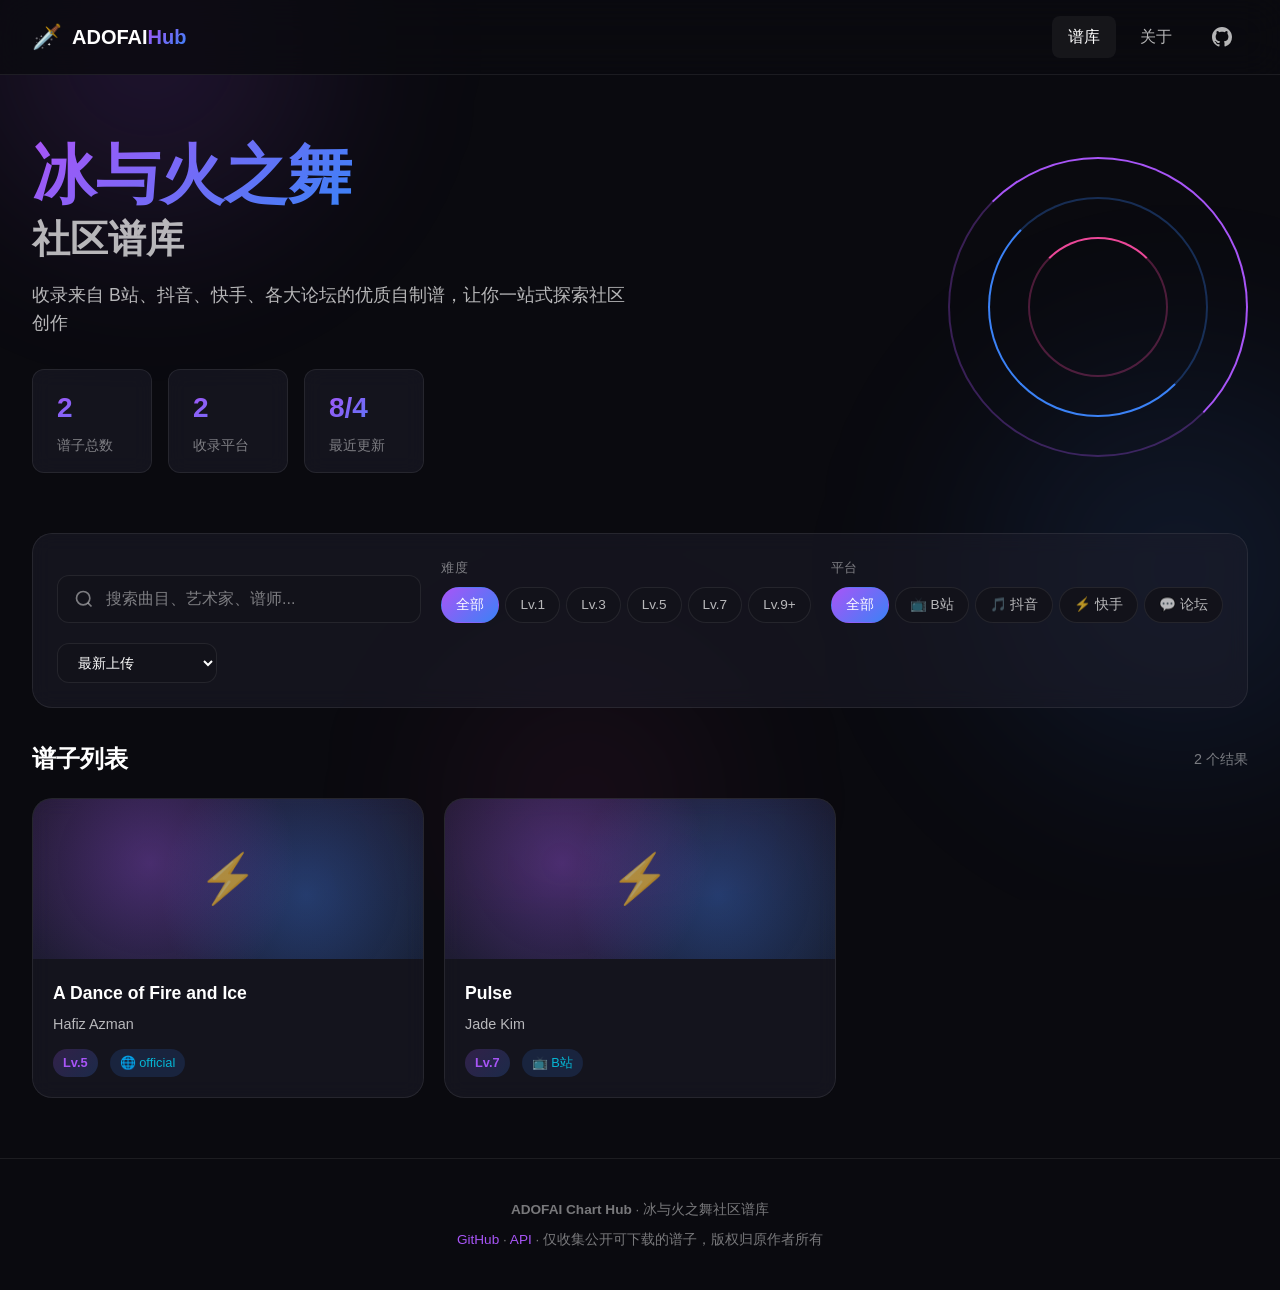
<file: index.html>
<!DOCTYPE html>
<html lang="zh-CN">
<head>
    <meta charset="UTF-8">
    <meta name="viewport" content="width=device-width, initial-scale=1.0">
    <title>冰与火之舞社区谱库 · ADOFAI Chart Hub</title>
    <meta name="description" content="冰与火之舞 (ADOFAI) 社区谱子收集与分享平台">
    <link rel="stylesheet" href="css/style.css">
    <link rel="icon" href="data:image/svg+xml,<svg xmlns='http://www.w3.org/2000/svg' viewBox='0 0 100 100'><text y='.9em' font-size='90'>🗡️</text></svg>">
</head>
<body>
    <div class="bg-orbs">
        <div class="orb orb-1"></div>
        <div class="orb orb-2"></div>
        <div class="orb orb-3"></div>
    </div>

    <header class="site-header">
        <nav class="nav-container">
            <div class="logo">
                <span class="logo-icon">🗡️</span>
                <span class="logo-text">ADOFAI<span class="logo-accent">Hub</span></span>
            </div>
            <div class="nav-links">
                <a href="#" class="nav-link active" data-view="charts">谱库</a>
                <a href="#" class="nav-link" data-view="about">关于</a>
                <a href="https://github.com/" target="_blank" class="nav-link nav-github">
                    <svg viewBox="0 0 24 24" width="20" height="20" fill="currentColor"><path d="M12 0C5.37 0 0 5.37 0 12c0 5.31 3.435 9.795 8.205 11.385.6.105.825-.255.825-.57 0-.285-.015-1.23-.015-2.235-3.015.555-3.795-.735-4.035-1.41-.135-.345-.72-1.41-1.23-1.695-.42-.225-1.02-.78-.015-.795.945-.015 1.62.87 1.845 1.23 1.08 1.815 2.805 1.305 3.495.99.105-.78.42-1.305.765-1.605-2.67-.3-5.46-1.335-5.46-5.925 0-1.305.465-2.385 1.23-3.225-.12-.3-.54-1.53.12-3.18 0 0 1.005-.315 3.3 1.23.96-.27 1.98-.405 3-.405s2.04.135 3 .405c2.295-1.56 3.3-1.23 3.3-1.23.66 1.65.24 2.88.12 3.18.765.84 1.23 1.905 1.23 3.225 0 4.605-2.805 5.625-5.475 5.925.435.375.81 1.095.81 2.22 0 1.605-.015 2.895-.015 3.3 0 .315.225.69.825.57A12.02 12.02 0 0024 12c0-6.63-5.37-12-12-12z"/></svg>
                </a>
            </div>
        </nav>
    </header>

    <main class="site-main">
        <section class="hero">
            <div class="hero-content">
                <h1 class="hero-title">
                    <span class="title-gradient">冰与火之舞</span>
                    <span class="title-sub">社区谱库</span>
                </h1>
                <p class="hero-desc">
                    收录来自 B站、抖音、快手、各大论坛的优质自制谱，让你一站式探索社区创作
                </p>
                <div class="hero-stats">
                    <div class="stat-card">
                        <span class="stat-value" id="stat-total">0</span>
                        <span class="stat-label">谱子总数</span>
                    </div>
                    <div class="stat-card">
                        <span class="stat-value" id="stat-platforms">0</span>
                        <span class="stat-label">收录平台</span>
                    </div>
                    <div class="stat-card">
                        <span class="stat-value" id="stat-updated">--</span>
                        <span class="stat-label">最近更新</span>
                    </div>
                </div>
            </div>
            <div class="hero-decoration">
                <div class="deco-ring ring-1"></div>
                <div class="deco-ring ring-2"></div>
                <div class="deco-ring ring-3"></div>
            </div>
        </section>

        <section class="controls">
            <div class="search-box">
                <svg viewBox="0 0 24 24" width="20" height="20" fill="none" stroke="currentColor" stroke-width="2">
                    <circle cx="11" cy="11" r="8"/><path d="M21 21l-4.35-4.35"/>
                </svg>
                <input type="text" id="search-input" placeholder="搜索曲目、艺术家、谱师...">
                <button class="clear-btn" id="search-clear" title="清除">×</button>
            </div>

            <div class="filter-group">
                <div class="filter-label">难度</div>
                <div class="filter-chips" id="difficulty-filter">
                    <button class="chip active" data-filter="difficulty" data-value="all">全部</button>
                    <button class="chip" data-filter="difficulty" data-value="1">Lv.1</button>
                    <button class="chip" data-filter="difficulty" data-value="3">Lv.3</button>
                    <button class="chip" data-filter="difficulty" data-value="5">Lv.5</button>
                    <button class="chip" data-filter="difficulty" data-value="7">Lv.7</button>
                    <button class="chip" data-filter="difficulty" data-value="9">Lv.9+</button>
                </div>
            </div>

            <div class="filter-group">
                <div class="filter-label">平台</div>
                <div class="filter-chips" id="platform-filter">
                    <button class="chip active" data-filter="platform" data-value="all">全部</button>
                    <button class="chip" data-filter="platform" data-value="bilibili">📺 B站</button>
                    <button class="chip" data-filter="platform" data-value="douyin">🎵 抖音</button>
                    <button class="chip" data-filter="platform" data-value="kuaishou">⚡ 快手</button>
                    <button class="chip" data-filter="platform" data-value="forum">💬 论坛</button>
                </div>
            </div>

            <div class="sort-group">
                <select id="sort-select">
                    <option value="date-desc">最新上传</option>
                    <option value="date-asc">最早上传</option>
                    <option value="difficulty-desc">难度从高到低</option>
                    <option value="difficulty-asc">难度从低到高</option>
                    <option value="title-asc">标题 A-Z</option>
                    <option value="artist-asc">艺术家 A-Z</option>
                </select>
            </div>
        </section>

        <section class="chart-grid-section">
            <div class="section-header">
                <h2 class="section-title">谱子列表</h2>
                <span class="section-count" id="result-count">0 个结果</span>
            </div>
            <div class="chart-grid" id="chart-grid"></div>
            <div class="empty-state" id="empty-state" style="display:none;">
                <div class="empty-icon">🎵</div>
                <h3>暂无谱子</h3>
                <p>爬虫正在持续收录中，稍后再来看看吧</p>
            </div>
        </section>
    </main>

    <div class="modal" id="chart-modal">
        <div class="modal-backdrop"></div>
        <div class="modal-content">
            <button class="modal-close" id="modal-close">×</button>
            <div class="modal-body" id="modal-body"></div>
        </div>
    </div>

    <footer class="site-footer">
        <p>
            <strong>ADOFAI Chart Hub</strong> · 冰与火之舞社区谱库
        </p>
        <p class="footer-links">
            <a href="https://github.com/" target="_blank">GitHub</a>
            <span>·</span>
            <a href="#" id="api-link">API</a>
            <span>·</span>
            仅收集公开可下载的谱子，版权归原作者所有
        </p>
    </footer>

    <script src="js/app.js"></script>
</body>
</html>
</file>
<file: css/style.css>
:root {
    --bg-primary: #0a0a0f;
    --bg-secondary: #12121a;
    --bg-card: rgba(20, 20, 30, 0.6);
    --bg-glass: rgba(30, 30, 45, 0.5);
    --border-color: rgba(255, 255, 255, 0.08);
    --border-hover: rgba(255, 255, 255, 0.15);
    --text-primary: #ffffff;
    --text-secondary: rgba(255, 255, 255, 0.7);
    --text-muted: rgba(255, 255, 255, 0.45);
    --accent-purple: #a855f7;
    --accent-blue: #3b82f6;
    --accent-pink: #ec4899;
    --accent-cyan: #06b6d4;
    --gradient-primary: linear-gradient(135deg, #a855f7, #3b82f6);
    --gradient-card: linear-gradient(145deg, rgba(168, 85, 247, 0.1), rgba(59, 130, 246, 0.1));
    --shadow-lg: 0 20px 60px rgba(0, 0, 0, 0.4);
    --shadow-glow: 0 0 40px rgba(168, 85, 247, 0.15);
    --radius-sm: 8px;
    --radius-md: 12px;
    --radius-lg: 20px;
    --transition: 0.3s cubic-bezier(0.4, 0, 0.2, 1);
}

* {
    margin: 0;
    padding: 0;
    box-sizing: border-box;
}

html {
    scroll-behavior: smooth;
}

body {
    font-family: -apple-system, BlinkMacSystemFont, "Segoe UI", "PingFang SC",
                 "Hiragino Sans GB", "Microsoft YaHei", sans-serif;
    background: var(--bg-primary);
    color: var(--text-primary);
    line-height: 1.6;
    min-height: 100vh;
    overflow-x: hidden;
}

.bg-orbs {
    position: fixed;
    inset: 0;
    overflow: hidden;
    z-index: 0;
    pointer-events: none;
}

.orb {
    position: absolute;
    border-radius: 50%;
    filter: blur(80px);
    opacity: 0.5;
}

.orb-1 {
    width: 500px;
    height: 500px;
    background: radial-gradient(circle, rgba(168, 85, 247, 0.4), transparent 70%);
    top: -200px;
    left: -100px;
    animation: float 20s ease-in-out infinite;
}

.orb-2 {
    width: 600px;
    height: 600px;
    background: radial-gradient(circle, rgba(59, 130, 246, 0.3), transparent 70%);
    top: 30%;
    right: -200px;
    animation: float 25s ease-in-out infinite reverse;
}

.orb-3 {
    width: 400px;
    height: 400px;
    background: radial-gradient(circle, rgba(236, 72, 153, 0.2), transparent 70%);
    bottom: -100px;
    left: 30%;
    animation: float 18s ease-in-out infinite;
}

@keyframes float {
    0%, 100% { transform: translate(0, 0) scale(1); }
    33% { transform: translate(30px, -50px) scale(1.05); }
    66% { transform: translate(-20px, 30px) scale(0.95); }
}

.site-header {
    position: fixed;
    top: 0;
    left: 0;
    right: 0;
    z-index: 100;
    background: rgba(10, 10, 15, 0.8);
    backdrop-filter: blur(20px);
    -webkit-backdrop-filter: blur(20px);
    border-bottom: 1px solid var(--border-color);
}

.nav-container {
    max-width: 1400px;
    margin: 0 auto;
    padding: 16px 32px;
    display: flex;
    align-items: center;
    justify-content: space-between;
}

.logo {
    display: flex;
    align-items: center;
    gap: 10px;
    font-size: 1.25rem;
    font-weight: 700;
}

.logo-icon {
    font-size: 1.5rem;
}

.logo-accent {
    background: var(--gradient-primary);
    -webkit-background-clip: text;
    -webkit-text-fill-color: transparent;
    background-clip: text;
}

.nav-links {
    display: flex;
    align-items: center;
    gap: 8px;
}

.nav-link {
    color: var(--text-secondary);
    text-decoration: none;
    padding: 8px 16px;
    border-radius: var(--radius-sm);
    transition: var(--transition);
    font-weight: 500;
    display: flex;
    align-items: center;
    gap: 6px;
}

.nav-link:hover,
.nav-link.active {
    color: var(--text-primary);
    background: rgba(255, 255, 255, 0.05);
}

.nav-github {
    color: var(--text-secondary) !important;
}

.nav-github:hover {
    color: var(--text-primary) !important;
}

.site-main {
    position: relative;
    z-index: 1;
    max-width: 1400px;
    margin: 0 auto;
    padding: 100px 32px 60px;
}

.hero {
    display: flex;
    align-items: center;
    justify-content: space-between;
    gap: 40px;
    padding: 40px 0 60px;
}

.hero-content {
    flex: 1;
    max-width: 700px;
}

.hero-title {
    font-size: clamp(2.5rem, 5vw, 4rem);
    font-weight: 800;
    line-height: 1.1;
    margin-bottom: 20px;
}

.title-gradient {
    background: var(--gradient-primary);
    -webkit-background-clip: text;
    -webkit-text-fill-color: transparent;
    background-clip: text;
}

.title-sub {
    display: block;
    font-size: clamp(1.5rem, 3vw, 2.5rem);
    color: var(--text-secondary);
    margin-top: 8px;
}

.hero-desc {
    font-size: 1.1rem;
    color: var(--text-secondary);
    margin-bottom: 32px;
    max-width: 600px;
}

.hero-stats {
    display: flex;
    gap: 16px;
    flex-wrap: wrap;
}

.stat-card {
    display: flex;
    flex-direction: column;
    background: var(--bg-glass);
    backdrop-filter: blur(10px);
    border: 1px solid var(--border-color);
    border-radius: var(--radius-md);
    padding: 16px 24px;
    min-width: 120px;
    transition: var(--transition);
}

.stat-card:hover {
    border-color: var(--border-hover);
    transform: translateY(-2px);
}

.stat-value {
    font-size: 1.75rem;
    font-weight: 700;
    background: var(--gradient-primary);
    -webkit-background-clip: text;
    -webkit-text-fill-color: transparent;
    background-clip: text;
}

.stat-label {
    font-size: 0.85rem;
    color: var(--text-muted);
    margin-top: 4px;
}

.hero-decoration {
    position: relative;
    width: 300px;
    height: 300px;
    flex-shrink: 0;
}

.deco-ring {
    position: absolute;
    border-radius: 50%;
    border: 2px solid transparent;
}

.ring-1 {
    inset: 0;
    border-color: rgba(168, 85, 247, 0.3);
    animation: spin 20s linear infinite;
    border-top-color: var(--accent-purple);
    border-right-color: var(--accent-purple);
}

.ring-2 {
    inset: 40px;
    border-color: rgba(59, 130, 246, 0.3);
    animation: spin 15s linear infinite reverse;
    border-bottom-color: var(--accent-blue);
    border-left-color: var(--accent-blue);
}

.ring-3 {
    inset: 80px;
    border-color: rgba(236, 72, 153, 0.3);
    animation: spin 10s linear infinite;
    border-top-color: var(--accent-pink);
}

@keyframes spin {
    to { transform: rotate(360deg); }
}

.controls {
    display: flex;
    flex-wrap: wrap;
    gap: 20px;
    align-items: flex-end;
    margin-bottom: 32px;
    padding: 24px;
    background: var(--bg-glass);
    backdrop-filter: blur(10px);
    border: 1px solid var(--border-color);
    border-radius: var(--radius-lg);
}

.search-box {
    flex: 1;
    min-width: 280px;
    position: relative;
    display: flex;
    align-items: center;
    background: var(--bg-secondary);
    border: 1px solid var(--border-color);
    border-radius: var(--radius-md);
    padding: 0 16px;
    transition: var(--transition);
}

.search-box:focus-within {
    border-color: var(--accent-purple);
    box-shadow: 0 0 0 3px rgba(168, 85, 247, 0.15);
}

.search-box svg {
    color: var(--text-muted);
    flex-shrink: 0;
}

.search-box input {
    flex: 1;
    background: transparent;
    border: none;
    outline: none;
    color: var(--text-primary);
    padding: 14px 12px;
    font-size: 1rem;
}

.search-box input::placeholder {
    color: var(--text-muted);
}

.clear-btn {
    background: none;
    border: none;
    color: var(--text-muted);
    font-size: 1.25rem;
    cursor: pointer;
    padding: 4px 8px;
    border-radius: 50%;
    transition: var(--transition);
    display: none;
}

.clear-btn:hover {
    color: var(--text-primary);
    background: rgba(255, 255, 255, 0.1);
}

.clear-btn.visible {
    display: block;
}

.filter-group {
    display: flex;
    flex-direction: column;
    gap: 8px;
}

.filter-label {
    font-size: 0.8rem;
    color: var(--text-muted);
    text-transform: uppercase;
    letter-spacing: 0.05em;
}

.filter-chips {
    display: flex;
    gap: 6px;
    flex-wrap: wrap;
}

.chip {
    background: var(--bg-secondary);
    border: 1px solid var(--border-color);
    color: var(--text-secondary);
    padding: 8px 14px;
    border-radius: 100px;
    cursor: pointer;
    font-size: 0.85rem;
    transition: var(--transition);
}

.chip:hover {
    border-color: var(--border-hover);
    color: var(--text-primary);
}

.chip.active {
    background: var(--gradient-primary);
    border-color: transparent;
    color: white;
}

.sort-group select {
    background: var(--bg-secondary);
    border: 1px solid var(--border-color);
    color: var(--text-primary);
    padding: 10px 16px;
    border-radius: var(--radius-md);
    cursor: pointer;
    font-size: 0.9rem;
    outline: none;
    transition: var(--transition);
    min-width: 160px;
}

.sort-group select:hover,
.sort-group select:focus {
    border-color: var(--accent-purple);
}

.section-header {
    display: flex;
    justify-content: space-between;
    align-items: center;
    margin-bottom: 20px;
}

.section-title {
    font-size: 1.5rem;
    font-weight: 700;
}

.section-count {
    color: var(--text-muted);
    font-size: 0.9rem;
}

.chart-grid {
    display: grid;
    grid-template-columns: repeat(auto-fill, minmax(300px, 1fr));
    gap: 20px;
}

.chart-card {
    background: var(--bg-glass);
    backdrop-filter: blur(10px);
    border: 1px solid var(--border-color);
    border-radius: var(--radius-lg);
    overflow: hidden;
    cursor: pointer;
    transition: var(--transition);
    position: relative;
}

.chart-card:hover {
    transform: translateY(-4px);
    border-color: var(--border-hover);
    box-shadow: var(--shadow-glow);
}

.chart-preview {
    position: relative;
    height: 160px;
    background: var(--gradient-card);
    display: flex;
    align-items: center;
    justify-content: center;
    overflow: hidden;
}

.chart-preview::before {
    content: "";
    position: absolute;
    inset: 0;
    background: radial-gradient(circle at 30% 40%, rgba(168, 85, 247, 0.3), transparent 50%),
                radial-gradient(circle at 70% 60%, rgba(59, 130, 246, 0.3), transparent 50%);
}

.chart-preview-icon {
    font-size: 3rem;
    opacity: 0.6;
    z-index: 1;
}

.chart-preview-wave {
    position: absolute;
    bottom: 0;
    left: 0;
    right: 0;
    height: 40%;
    display: flex;
    align-items: flex-end;
    justify-content: center;
    gap: 3px;
    padding-bottom: 8px;
}

.chart-preview-wave span {
    display: block;
    width: 4px;
    background: linear-gradient(to top, var(--accent-purple), var(--accent-blue));
    border-radius: 2px 2px 0 0;
    animation: wave 1.5s ease-in-out infinite;
}

@keyframes wave {
    0%, 100% { height: 20%; }
    50% { height: 80%; }
}

.chart-body {
    padding: 20px;
}

.chart-title {
    font-size: 1.1rem;
    font-weight: 700;
    margin-bottom: 6px;
    white-space: nowrap;
    overflow: hidden;
    text-overflow: ellipsis;
}

.chart-artist {
    font-size: 0.9rem;
    color: var(--text-secondary);
    margin-bottom: 12px;
    white-space: nowrap;
    overflow: hidden;
    text-overflow: ellipsis;
}

.chart-meta {
    display: flex;
    gap: 12px;
    flex-wrap: wrap;
    align-items: center;
}

.chart-tag {
    display: inline-flex;
    align-items: center;
    gap: 4px;
    background: rgba(255, 255, 255, 0.05);
    padding: 4px 10px;
    border-radius: 100px;
    font-size: 0.8rem;
    color: var(--text-secondary);
}

.chart-tag.difficulty {
    background: linear-gradient(135deg, rgba(168, 85, 247, 0.2), rgba(59, 130, 246, 0.2));
    color: var(--accent-purple);
    font-weight: 600;
}

.chart-tag.platform {
    background: rgba(59, 130, 246, 0.15);
    color: var(--accent-cyan);
}

.empty-state {
    text-align: center;
    padding: 80px 20px;
    color: var(--text-muted);
}

.empty-icon {
    font-size: 4rem;
    margin-bottom: 16px;
}

.empty-state h3 {
    font-size: 1.25rem;
    margin-bottom: 8px;
    color: var(--text-secondary);
}

.modal {
    position: fixed;
    inset: 0;
    z-index: 200;
    display: none;
    align-items: center;
    justify-content: center;
}

.modal.visible {
    display: flex;
}

.modal-backdrop {
    position: absolute;
    inset: 0;
    background: rgba(0, 0, 0, 0.7);
    backdrop-filter: blur(10px);
}

.modal-content {
    position: relative;
    width: 90%;
    max-width: 600px;
    max-height: 85vh;
    background: var(--bg-secondary);
    border: 1px solid var(--border-color);
    border-radius: var(--radius-lg);
    overflow: hidden;
    z-index: 1;
    animation: modalIn 0.3s ease-out;
}

@keyframes modalIn {
    from { transform: scale(0.95); opacity: 0; }
    to { transform: scale(1); opacity: 1; }
}

.modal-close {
    position: absolute;
    top: 16px;
    right: 16px;
    background: rgba(255, 255, 255, 0.1);
    border: none;
    color: white;
    width: 36px;
    height: 36px;
    border-radius: 50%;
    font-size: 1.25rem;
    cursor: pointer;
    transition: var(--transition);
    z-index: 10;
}

.modal-close:hover {
    background: rgba(255, 255, 255, 0.2);
}

.modal-body {
    padding: 40px;
    overflow-y: auto;
    max-height: 85vh;
}

.modal-preview {
    height: 200px;
    background: var(--gradient-card);
    border-radius: var(--radius-md);
    margin-bottom: 24px;
    display: flex;
    align-items: center;
    justify-content: center;
    font-size: 4rem;
}

.modal-title {
    font-size: 1.75rem;
    font-weight: 700;
    margin-bottom: 8px;
}

.modal-artist {
    font-size: 1.1rem;
    color: var(--text-secondary);
    margin-bottom: 24px;
}

.modal-info-grid {
    display: grid;
    grid-template-columns: repeat(2, 1fr);
    gap: 16px;
    margin-bottom: 24px;
}

.modal-info-item {
    background: var(--bg-card);
    padding: 14px 18px;
    border-radius: var(--radius-md);
    border: 1px solid var(--border-color);
}

.modal-info-label {
    font-size: 0.75rem;
    color: var(--text-muted);
    text-transform: uppercase;
    letter-spacing: 0.05em;
    margin-bottom: 4px;
}

.modal-info-value {
    font-size: 1rem;
    font-weight: 600;
}

.modal-section-title {
    font-size: 0.85rem;
    color: var(--text-muted);
    text-transform: uppercase;
    letter-spacing: 0.05em;
    margin-bottom: 12px;
}

.modal-actions {
    display: flex;
    gap: 12px;
    flex-wrap: wrap;
    margin-top: 24px;
}

.btn {
    display: inline-flex;
    align-items: center;
    gap: 8px;
    padding: 12px 24px;
    border-radius: var(--radius-md);
    font-size: 0.95rem;
    font-weight: 600;
    text-decoration: none;
    cursor: pointer;
    border: 1px solid transparent;
    transition: var(--transition);
}

.btn-primary {
    background: var(--gradient-primary);
    color: white;
}

.btn-primary:hover {
    transform: translateY(-2px);
    box-shadow: 0 10px 30px rgba(168, 85, 247, 0.3);
}

.btn-secondary {
    background: var(--bg-card);
    color: var(--text-primary);
    border-color: var(--border-color);
}

.btn-secondary:hover {
    border-color: var(--border-hover);
    background: rgba(255, 255, 255, 0.1);
}

.site-footer {
    position: relative;
    z-index: 1;
    text-align: center;
    padding: 40px 32px;
    color: var(--text-muted);
    font-size: 0.85rem;
    border-top: 1px solid var(--border-color);
}

.site-footer a {
    color: var(--accent-purple);
    text-decoration: none;
}

.site-footer a:hover {
    text-decoration: underline;
}

.footer-links {
    margin-top: 8px;
}

@media (max-width: 768px) {
    .nav-container {
        padding: 12px 16px;
    }

    .site-main {
        padding: 80px 16px 40px;
    }

    .hero {
        flex-direction: column;
        text-align: center;
        padding: 20px 0 40px;
    }

    .hero-content {
        max-width: 100%;
    }

    .hero-desc {
        margin: 0 auto 32px;
    }

    .hero-stats {
        justify-content: center;
    }

    .hero-decoration {
        width: 200px;
        height: 200px;
    }

    .controls {
        flex-direction: column;
        align-items: stretch;
    }

    .filter-group {
        width: 100%;
    }

    .filter-chips {
        overflow-x: auto;
        flex-wrap: nowrap;
        padding-bottom: 8px;
    }

    .chart-grid {
        grid-template-columns: 1fr;
    }

    .modal-body {
        padding: 24px;
    }

    .modal-info-grid {
        grid-template-columns: 1fr;
    }
}

::-webkit-scrollbar {
    width: 8px;
    height: 8px;
}

::-webkit-scrollbar-track {
    background: transparent;
}

::-webkit-scrollbar-thumb {
    background: rgba(255, 255, 255, 0.1);
    border-radius: 4px;
}

::-webkit-scrollbar-thumb:hover {
    background: rgba(255, 255, 255, 0.2);
}
</file>
